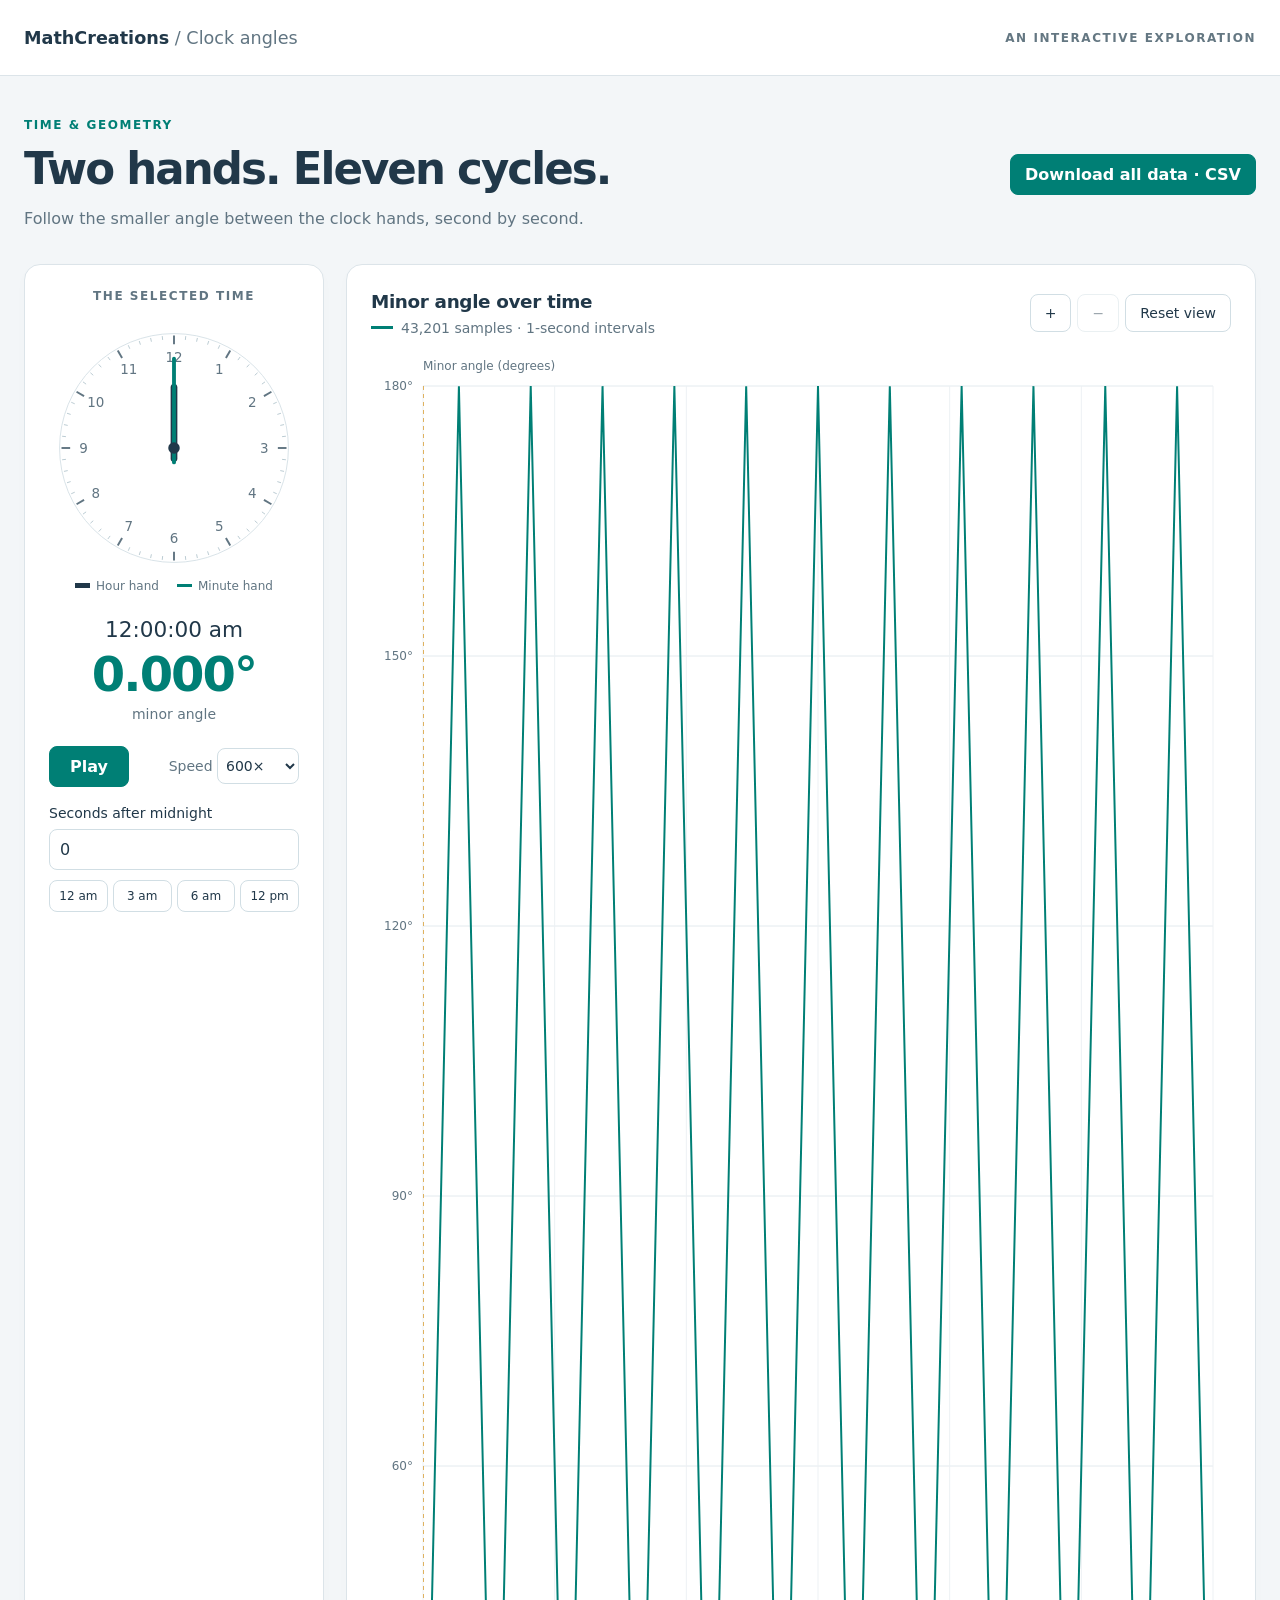
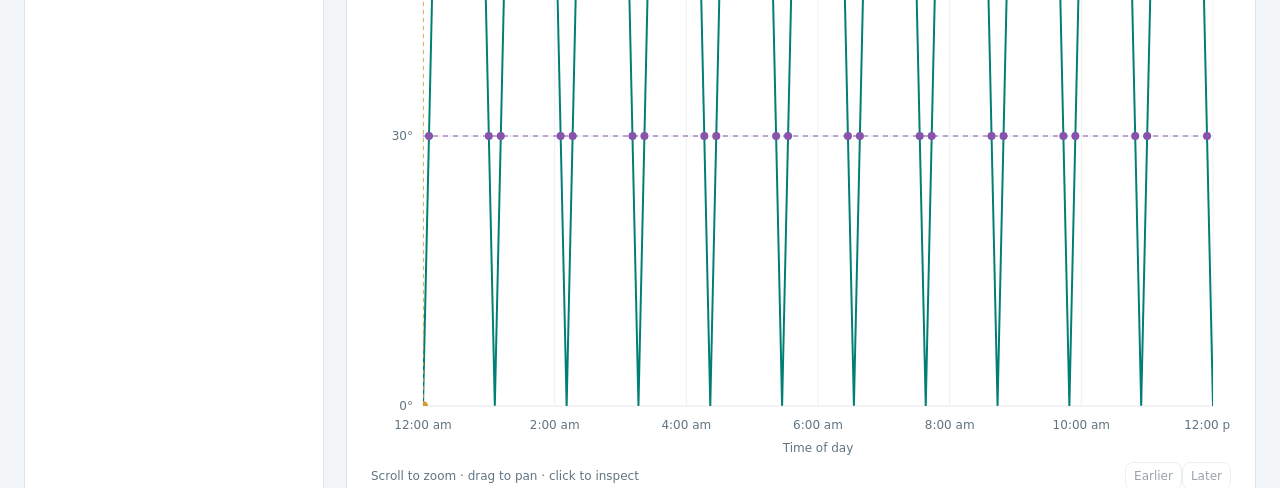
<file: clock-angles/index.html>
<!doctype html>
<html lang="en">
<head>
  <meta charset="utf-8"><meta name="viewport" content="width=device-width, initial-scale=1">
  <meta name="description" content="Explore the angle between clock hands, sampled every second across a complete 12-hour cycle.">
  <title>Clock angles · MathCreations</title>
  <link rel="stylesheet" href="style.css?v=2">
</head>
<body>
  <header><a href="../index.html#topics" class="brand">MathCreations<span> / Clock angles</span></a><span class="tag">AN INTERACTIVE EXPLORATION</span></header>
  <main>
    <div class="intro"><div><p class="eyebrow">TIME & GEOMETRY</p><h1>Two hands. Eleven cycles.</h1><p class="subtitle">Follow the smaller angle between the clock hands, second by second.</p></div><button id="download" class="primary">Download all data · CSV</button></div>
    <div class="workspace">
      <aside class="panel clock-panel">
        <div class="section-label">THE SELECTED TIME</div>
        <svg id="clock" viewBox="0 0 260 260" role="img" aria-label="Analog clock"><circle cx="130" cy="130" r="119" fill="#fff" stroke="#d8e2e8"/><g id="ticks"></g><path id="sector" fill="#d7efeb"/><g id="numbers"></g><line id="hour" x1="130" y1="141" x2="130" y2="67" stroke="#213849" stroke-width="7" stroke-linecap="round"/><line id="minute" x1="130" y1="145" x2="130" y2="37" stroke="#007f75" stroke-width="4" stroke-linecap="round"/><circle cx="130" cy="130" r="6" fill="#213849"/></svg>
        <div class="legend"><span><i class="hour-key"></i>Hour hand</span><span><i></i>Minute hand</span></div>
        <output id="time-display" class="time">12:00:00 am</output><output id="angle-display" class="angle">0.000°</output><div class="muted">minor angle</div>
        <div class="play-controls"><button id="play" class="primary">Play</button><label>Speed <select id="speed"><option value="1">1×</option><option value="60">60×</option><option value="600" selected>600×</option><option value="3600">3,600×</option></select></label></div>
        <label class="input-label" for="seconds">Seconds after midnight</label><input id="seconds" type="number" min="0" max="43200" step="1" value="0">
        <div class="presets"><button data-time="0">12 am</button><button data-time="10800">3 am</button><button data-time="21600">6 am</button><button data-time="43200">12 pm</button></div>
      </aside>
      <section class="panel graph-panel" aria-labelledby="graph-title">
        <div class="graph-heading"><div><h2 id="graph-title">Minor angle over time</h2><p><span class="line-key"></span>43,201 samples · 1-second intervals</p></div><div class="toolbar"><button id="zoom-in" aria-label="Zoom in on selected time">+</button><button id="zoom-out" aria-label="Zoom out">−</button><button id="reset">Reset view</button></div></div>
        <div class="plot"><canvas id="graph" tabindex="0" aria-label="Minor angle graph. Left and right arrow keys select a second. Use plus and minus to zoom; use the buttons below to pan.">The minor angle forms eleven triangular waves between 0 and 180 degrees. Use the time controls to inspect each sample or download the data.</canvas><div id="tooltip" hidden></div></div>
        <div class="graph-footer"><span>Scroll to zoom · drag to pan · click to inspect</span><div><button id="pan-left" aria-label="Pan earlier">Earlier</button><button id="pan-right" aria-label="Pan later">Later</button></div></div>
        <div class="scrubber"><label for="timeline">Explore the 12-hour cycle <output id="sample-label">Sample 1 of 43,201</output></label><input id="timeline" type="range" min="0" max="43200" step="1" value="0"><div><span>12 am · midnight</span><span>6 am</span><span>12 pm · noon</span></div></div>
      </section>
    </div>
    <section class="panel finder" aria-labelledby="finder-title">
      <div class="finder-heading"><div><p class="eyebrow">FIND AN ANGLE</p><h2 id="finder-title">When do the hands make this angle?</h2><p>Find every occurrence from midnight to noon, including times between recorded seconds.</p></div><form id="angle-form"><label for="target-angle">Minor angle (degrees)</label><div><input id="target-angle" type="number" min="0" max="180" step="any" value="30" required><button class="primary" type="submit">Find times</button></div></form></div>
      <div class="angle-presets" aria-label="Common angles"><button data-angle="0">0°</button><button data-angle="30">30°</button><button data-angle="60">60°</button><button data-angle="90">90°</button><button data-angle="120">120°</button><button data-angle="150">150°</button><button data-angle="180">180°</button></div>
      <p id="match-summary" role="status"></p><p class="finder-help">Clock times are rounded to the nearest millisecond. Exact elapsed seconds are shown as fractions. Select a time to see the clock at that exact instant; purple markers show all matches on the graph.</p>
      <div class="match-scroll"><table><thead><tr><th scope="col">Occurrence</th><th scope="col">Time of day</th><th scope="col">Exact seconds after midnight</th><th scope="col">In the 1-second dataset?</th></tr></thead><tbody id="matches"></tbody></table></div>
    </section>
    <section class="notes" aria-label="Understanding the graph"><article><span class="section-label">THE MODEL</span><h2>A continuous clock</h2><p>Both hands move smoothly. The minute hand travels at 0.1°/s; the hour hand at 1/120°/s. We record their smaller separation at every whole second, including midnight and noon.</p></article><article><span class="section-label">THE EQUATION</span><h2>θ(t) = min(r, 360 − r)</h2><p>Here <b>r = (11t/120) mod 360</b>, with <b>t</b> in seconds after midnight and angles in degrees. The smaller angle always lies between 0° and 180°.</p></article><article><span class="section-label">WHAT TO NOTICE</span><h2>A meeting every ~65 min</h2><p>The pattern repeats every 43,200/11 seconds. There are 11 full cycles. Most exact meetings and 180° peaks fall between recorded seconds; the line connects the samples. Zoom in to see individual points.</p></article></section>
    <footer>12:00:00 am — 12:00:00 pm <span>Built for mathematical curiosity.</span></footer>
  </main>
  <script src="model.js?v=2"></script><script src="app.js?v=2"></script>
</body>
</html>
</file>
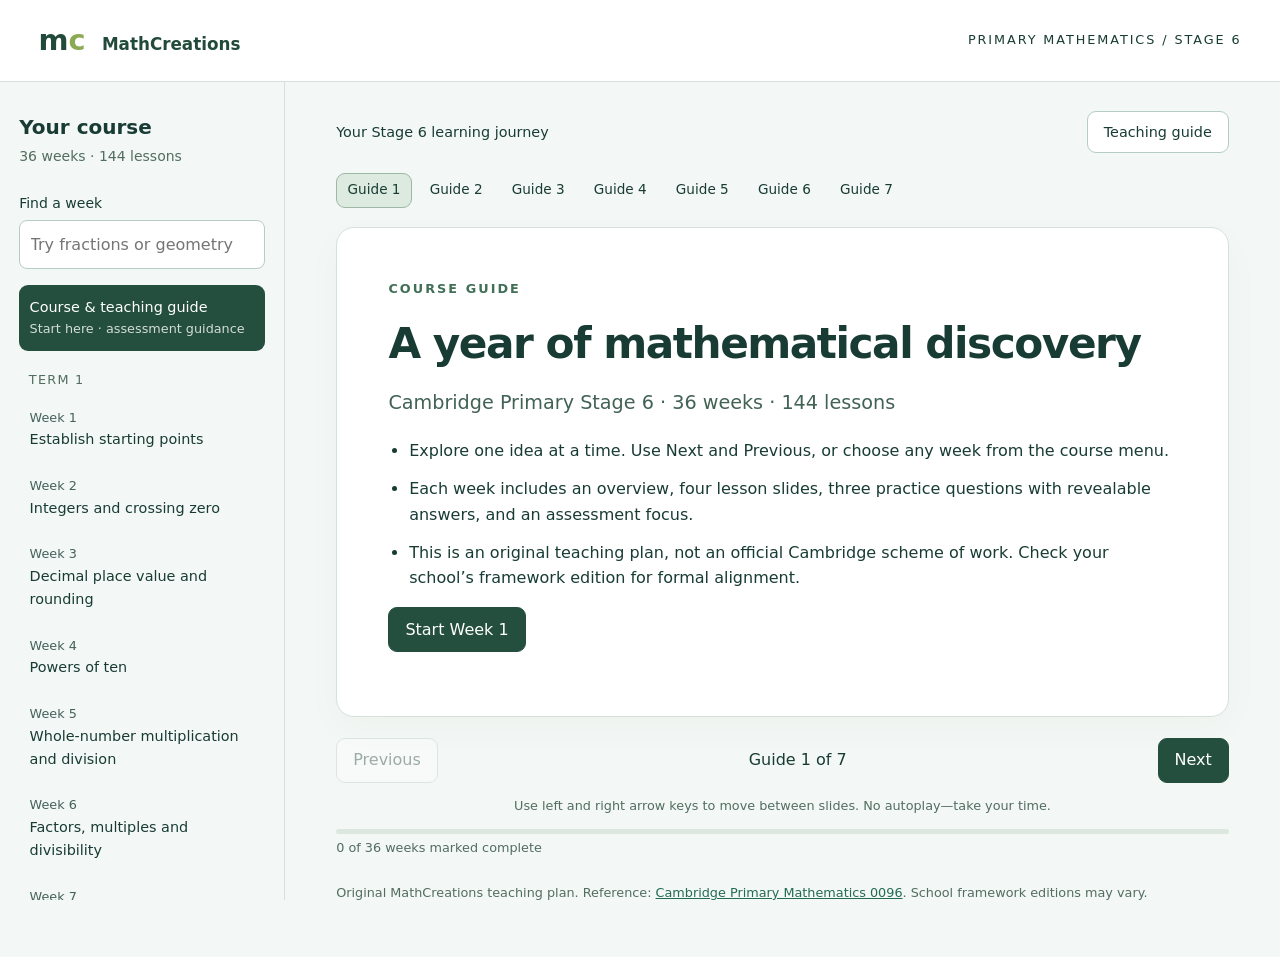
<file: stage6/index.html>
<!doctype html>
<html lang="en"><head><meta charset="utf-8"><meta name="viewport" content="width=device-width, initial-scale=1"><meta name="description" content="Explore a complete 36-week Cambridge Primary Stage 6 maths teaching plan, one slide at a time."><title>Stage 6 Course · MathCreations</title><link rel="stylesheet" href="course.css"></head>
<body><header class="top"><a class="brand" href="../#topics">m<span>c</span> <b>MathCreations</b></a><span class="course-label">PRIMARY MATHEMATICS / STAGE 6</span><button id="menu" aria-expanded="false" aria-controls="sidebar">Course menu</button></header>
<div class="layout"><aside id="sidebar"><div class="side-heading"><h2>Your course</h2><span>36 weeks · 144 lessons</span></div><label for="search">Find a week</label><input id="search" type="search" placeholder="Try fractions or geometry"><nav id="weeks" aria-label="Course weeks"></nav><p class="local-note">Your reading position and completed weeks are saved in this browser when storage is available.</p></aside>
<main id="main"><div class="deck-head"><span id="breadcrumb"></span><button id="guide">Teaching guide</button></div><div id="steps" class="steps" aria-label="Slides in this week"></div><article id="slide" tabindex="-1"></article><div class="deck-foot"><button id="previous">Previous</button><span id="counter" role="status" aria-live="polite"></span><button id="next" class="primary">Next</button></div><p class="keyboard">Use left and right arrow keys to move between slides. No autoplay—take your time.</p><div id="progress"></div><div class="source-note">Original MathCreations teaching plan. Reference: <a href="https://www.cambridgeinternational.org/programmes-and-qualifications/cambridge-primary/curriculum/mathematics/" target="_blank" rel="noopener">Cambridge Primary Mathematics 0096</a>. School framework editions may vary.</div></main></div><script type="module" src="course.js"></script></body></html>
</file>
<file: clock-angles/style.css>
:root{font-family:Inter,ui-sans-serif,system-ui,-apple-system,BlinkMacSystemFont,"Segoe UI",sans-serif;color:#213849;background:#f3f6f8;font-synthesis:none;font-size:16px}*{box-sizing:border-box}body{margin:0}header{min-height:76px;padding:20px max(24px,calc((100vw - 1440px)/2));border-bottom:1px solid #dce4e9;background:#fff;display:flex;align-items:center;justify-content:space-between;gap:20px}.brand{font-weight:750;color:#213849;text-decoration:none;font-size:1.1rem}.brand span{font-weight:400;color:#617582}.tag,.eyebrow,.section-label{font-size:.75rem;font-weight:700;letter-spacing:.13em}.tag{color:#647782}main{max-width:1488px;margin:auto;padding:42px 24px 24px}.intro{display:flex;align-items:center;justify-content:space-between;gap:24px;margin-bottom:32px}.eyebrow{color:#007f75;margin:0 0 12px}h1{font-size:clamp(2rem,3.4vw,3rem);letter-spacing:-.045em;line-height:1.15;margin:0 0 12px}h2{font-size:1.15rem;margin:0 0 8px;letter-spacing:-.02em}.subtitle{margin:0;color:#617582;line-height:1.6}button,select,input{font:inherit}button,select{border:1px solid #d1dee4;border-radius:8px;background:#fff;color:#213849;padding:10px 14px;cursor:pointer}button:hover{background:#eaf3f2;border-color:#85b9b2}button:focus-visible,input:focus-visible,select:focus-visible,canvas:focus-visible,a:focus-visible{outline:3px solid #e2a534;outline-offset:3px}button.primary{background:#007f75;color:white;border-color:#007f75;font-weight:650}button.primary:hover{background:#00675f}button:disabled{opacity:.45;cursor:default}.workspace{display:grid;grid-template-columns:300px minmax(0,1fr);gap:22px}.panel{background:#fff;border:1px solid #dce4e9;border-radius:16px;box-shadow:0 4px 14px #21384904}.clock-panel{padding:24px;text-align:center}.section-label{color:#617582}#clock{width:100%;max-width:250px;margin:20px auto 6px;display:block}.legend{display:flex;justify-content:center;gap:18px;font-size:.75rem;color:#617582}.legend span{display:flex;align-items:center;gap:6px}.legend i{width:15px;height:3px;background:#007f75;display:inline-block}.legend .hour-key{background:#213849;height:5px}.time{display:block;font-size:1.35rem;font-variant-numeric:tabular-nums;margin-top:24px}.angle{display:block;font-size:3rem;font-weight:650;color:#007f75;font-variant-numeric:tabular-nums;letter-spacing:-.04em;margin:4px 0}.muted{color:#617582;font-size:.875rem}.play-controls{display:flex;align-items:center;justify-content:space-between;gap:10px;margin:24px 0 18px}.play-controls label{font-size:.875rem;color:#617582}.play-controls select{padding:8px 4px}.play-controls button{min-width:80px}.input-label{display:block;text-align:left;font-size:.875rem;margin-bottom:8px}#seconds{width:100%;border:1px solid #d1dee4;border-radius:8px;padding:10px;color:#213849}.presets{display:flex;gap:5px;margin-top:10px}.presets button{padding:8px 6px;flex:1;font-size:.75rem;white-space:nowrap}.graph-panel{padding:26px 24px 22px;min-width:0;display:flex;flex-direction:column}.graph-heading{display:flex;justify-content:space-between;align-items:center;gap:12px}.graph-heading p{font-size:.875rem;color:#617582;margin:0;display:flex;gap:8px;align-items:center}.line-key{width:22px;height:3px;display:inline-block;background:#007f75}.toolbar{display:flex;gap:6px}.toolbar button{font-size:.875rem;white-space:nowrap}.plot{height:400px;min-height:260px;flex:1;position:relative;margin-top:20px}canvas{width:100%;height:100%;display:block;touch-action:none;cursor:crosshair}#tooltip{position:absolute;pointer-events:none;background:#213849;color:#fff;border-radius:7px;padding:9px 12px;font-size:.875rem;white-space:nowrap;box-shadow:0 3px 14px #21384922;z-index:1}.graph-footer{display:flex;align-items:center;justify-content:space-between;gap:12px;color:#617582;font-size:.75rem;margin:6px 0 22px}.graph-footer button{font-size:.75rem;padding:6px 8px}.scrubber{border-top:1px solid #e4ebef;padding-top:22px}.scrubber label{display:flex;justify-content:space-between;gap:10px;font-size:.875rem;font-weight:600}.scrubber output{font-weight:400;color:#617582;font-variant-numeric:tabular-nums}.scrubber input{width:100%;margin:20px 0 10px;accent-color:#007f75;cursor:pointer}.scrubber>div{display:flex;justify-content:space-between;font-size:.75rem;color:#617582}.notes{display:grid;grid-template-columns:repeat(3,1fr);gap:36px;margin-top:36px;padding:0 4px}.notes h2{margin-top:12px}.notes p{font-size:.875rem;line-height:1.75;color:#617582;margin:0}.notes b{font-weight:600;color:#213849}footer{border-top:1px solid #dce4e9;margin-top:32px;padding-top:20px;display:flex;justify-content:space-between;font-size:.75rem;color:#617582}@media(min-width:1400px){.plot{min-height:430px}}@media(max-width:1000px){.workspace{grid-template-columns:260px minmax(0,1fr)}.graph-heading{align-items:flex-start;flex-direction:column}.graph-panel{padding:20px 12px}.clock-panel{padding:22px 18px}.tag{display:none}.scrubber label{flex-direction:column;gap:4px}.graph-footer{flex-wrap:wrap}}@media(max-width:720px){main{padding:28px 16px}.intro{align-items:flex-start;flex-direction:column}.workspace{grid-template-columns:1fr}.clock-panel{display:grid;grid-template-columns:140px minmax(0,1fr);column-gap:20px;align-items:center}.clock-panel .section-label{grid-column:1/-1;text-align:left}.clock-panel #clock{grid-column:1;grid-row:2/6;margin:14px 0}.legend{grid-column:1/-1;grid-row:6;margin:8px 0}.time{font-size:1rem;margin:14px 0 0}.angle{font-size:2.2rem;margin:0}.play-controls{grid-column:2;margin:12px 0}.input-label,.presets,#seconds{grid-column:1/-1}.graph-heading{flex-direction:row;flex-wrap:wrap}.plot{height:340px;flex:none}.notes{grid-template-columns:1fr;gap:24px}.graph-footer{font-size:.75rem}footer{gap:12px;flex-wrap:wrap}header{padding:18px 16px}.brand{font-size:1rem}}
.finder{margin-top:24px;padding:26px}.finder-heading{display:flex;justify-content:space-between;gap:24px;align-items:center}.finder-heading p,.finder-help{color:#617582;line-height:1.6;font-size:.875rem}.finder-heading form{flex-shrink:0}.finder-heading label{display:block;font-size:.875rem;margin-bottom:8px}.finder-heading form>div{display:flex;gap:8px}.finder input{width:120px;padding:10px;border:1px solid #d1dee4;border-radius:8px;color:#213849}.angle-presets{display:flex;gap:8px;flex-wrap:wrap;margin:18px 0}.angle-presets [aria-pressed=true]{background:#8853aa;color:#fff;border-color:#8853aa}#match-summary{font-weight:650} .match-scroll{max-height:460px;overflow:auto;border:1px solid #dce4e9;border-radius:8px}.finder table{width:100%;border-collapse:collapse;text-align:left;font-size:.875rem;font-variant-numeric:tabular-nums}.finder th{position:sticky;top:0;background:#f3f6f8;z-index:1}.finder th,.finder td{padding:12px 16px;border-bottom:1px solid #e4ebef}.finder td button{white-space:nowrap;color:#6e3b90}.finder td button[aria-pressed=true]{background:#eee5f4;border-color:#8853aa}.finder td:nth-child(3){overflow-wrap:anywhere;max-width:300px}@media(max-width:720px){.finder{padding:20px 14px}.finder-heading{align-items:flex-start;flex-direction:column}.finder th,.finder td{padding:10px}.finder table{min-width:620px}}
</file>
<file: stage6/course.css>
:root{font-family:Inter,Segoe UI,system-ui,sans-serif;color:#183c34;background:#f3f7f5;font-size:16px;line-height:1.6}*{box-sizing:border-box}body{margin:0}button,input{font:inherit}button,a,input{touch-action:manipulation}button{cursor:pointer;background:white;border:1px solid #b7ccc2;color:#183c34;border-radius:9px;padding:.55rem 1rem}button:hover{background:#e7f1eb}button:disabled{opacity:.4;cursor:default}button:focus-visible,a:focus-visible,input:focus-visible{outline:3px solid #da8b2d;outline-offset:3px}a{color:#236b52}.top{height:82px;background:white;border-bottom:1px solid #d5e1da;display:flex;align-items:center;justify-content:space-between;padding:0 3vw;gap:1rem}.brand{text-decoration:none;color:#224a3a;font-size:1.8rem;font-weight:800;white-space:nowrap}.brand>span{color:#8caa54}.brand b{font-size:1.05rem;margin-left:.4rem}.course-label{font-size:.8rem;letter-spacing:.15em}.top button{display:none}.layout{display:grid;grid-template-columns:285px minmax(0,1fr);max-width:1600px;margin:auto}aside{padding:1.8rem 1.2rem;height:calc(100dvh - 82px);position:sticky;top:0;overflow-y:auto;border-right:1px solid #d5e1da}.side-heading h2{margin:0;font-size:1.25rem}.side-heading span,.local-note{color:#526d61;font-size:.875rem}aside label{display:block;margin:1.5rem 0 .35rem;font-size:.875rem}input{width:100%;padding:.65rem;border:1px solid #b7ccc2;border-radius:8px;background:white}nav{margin-top:1rem}nav button{display:block;text-align:left;width:100%;border:0;background:transparent;font-size:.9rem;padding:.7rem .65rem;margin:.15rem 0}nav button[aria-current=true]{background:#244f3f;color:white}nav small{display:block;font-size:.8rem;opacity:.8}.term{margin:1.2rem .6rem .4rem;font-size:.8rem;letter-spacing:.1em;text-transform:uppercase;color:#526d61}main{padding:1.8rem clamp(1rem,4vw,4rem);min-width:0}.deck-head,.deck-foot{display:flex;justify-content:space-between;align-items:center;gap:1rem}.deck-head{font-size:.9rem;margin-bottom:1.2rem}.steps{display:flex;gap:.4rem;flex-wrap:wrap;margin-bottom:1.2rem}.steps button{padding:.35rem .65rem;font-size:.85rem;background:transparent;border-color:transparent}.steps button[aria-current=step]{background:#dceadf;border-color:#9db8a7}article{background:white;border:1px solid #d5e1da;border-radius:18px;min-height:490px;padding:clamp(1.5rem,4vw,3.5rem);box-shadow:0 12px 40px #183c3407}article:focus{outline:none}.eyebrow{font-size:.8rem;text-transform:uppercase;letter-spacing:.16em;color:#426f57;font-weight:700}h1{font-size:clamp(1.8rem,3.3vw,3rem);line-height:1.18;letter-spacing:-.035em;max-width:850px;margin:1.2rem 0}h2{font-size:1.1rem}.lead{font-size:1.2rem;max-width:800px;color:#426255}.activity{font-size:1.2rem;line-height:1.8;background:#f1f6f2;border-left:4px solid #7b9c61;padding:1.3rem 1.5rem;margin:2rem 0}.lesson-list{display:grid;grid-template-columns:1fr 1fr;gap:.75rem;margin:1.7rem 0}.lesson-list button{text-align:left;padding:1rem}.lesson-list small{display:block;color:#526d61}.questions{list-style:none;padding:0;counter-reset:q}.questions li{padding:1rem 0;border-top:1px solid #e3eae5;counter-increment:q}.questions .question:before{content:counter(q) ". ";font-weight:bold;color:#527c5e}.question{font-size:1.12rem}details{margin-top:.6rem}summary{cursor:pointer;color:#256447;font-size:.9rem;width:fit-content}details p{background:#edf5ee;border-radius:8px;padding:.7rem 1rem;margin:.5rem 0}.guide-list{padding-left:1.3rem}.guide-list li{margin:.8rem 0}.deck-foot{margin-top:1.3rem}.primary{background:#244f3f;color:white;border-color:#244f3f}.primary:hover{background:#35664d}.keyboard{font-size:.8rem;color:#526d61;text-align:center}.source-note{font-size:.8rem;color:#526d61;margin:1.5rem 0}.complete{margin-top:1.5rem}.progress-track{height:5px;background:#dce7df;border-radius:4px;overflow:hidden}.progress-fill{height:100%;background:#729352}.progress-caption{font-size:.8rem;color:#526d61}.timing{font-size:.875rem;color:#526d61}.empty{padding:1rem;color:#526d61}@media(max-width:800px){.top{height:auto;min-height:72px;flex-wrap:wrap;padding:1rem}.course-label{display:none}.top button{display:block}.layout{display:block}aside{display:none;height:auto;max-height:65dvh;position:relative;border-bottom:1px solid #d5e1da}body.menu-open aside{display:block}main{padding:1rem}article{min-height:420px}.lesson-list{grid-template-columns:1fr}.deck-head{font-size:.8rem}.deck-foot button{padding:.55rem .8rem}#counter{font-size:.85rem}.brand b{font-size:.95rem}}@media(prefers-reduced-motion:no-preference){article{animation:arrive .18s ease-out}@keyframes arrive{from{opacity:.7;transform:translateY(4px)}to{opacity:1;transform:translateY(0)}}}
</file>
